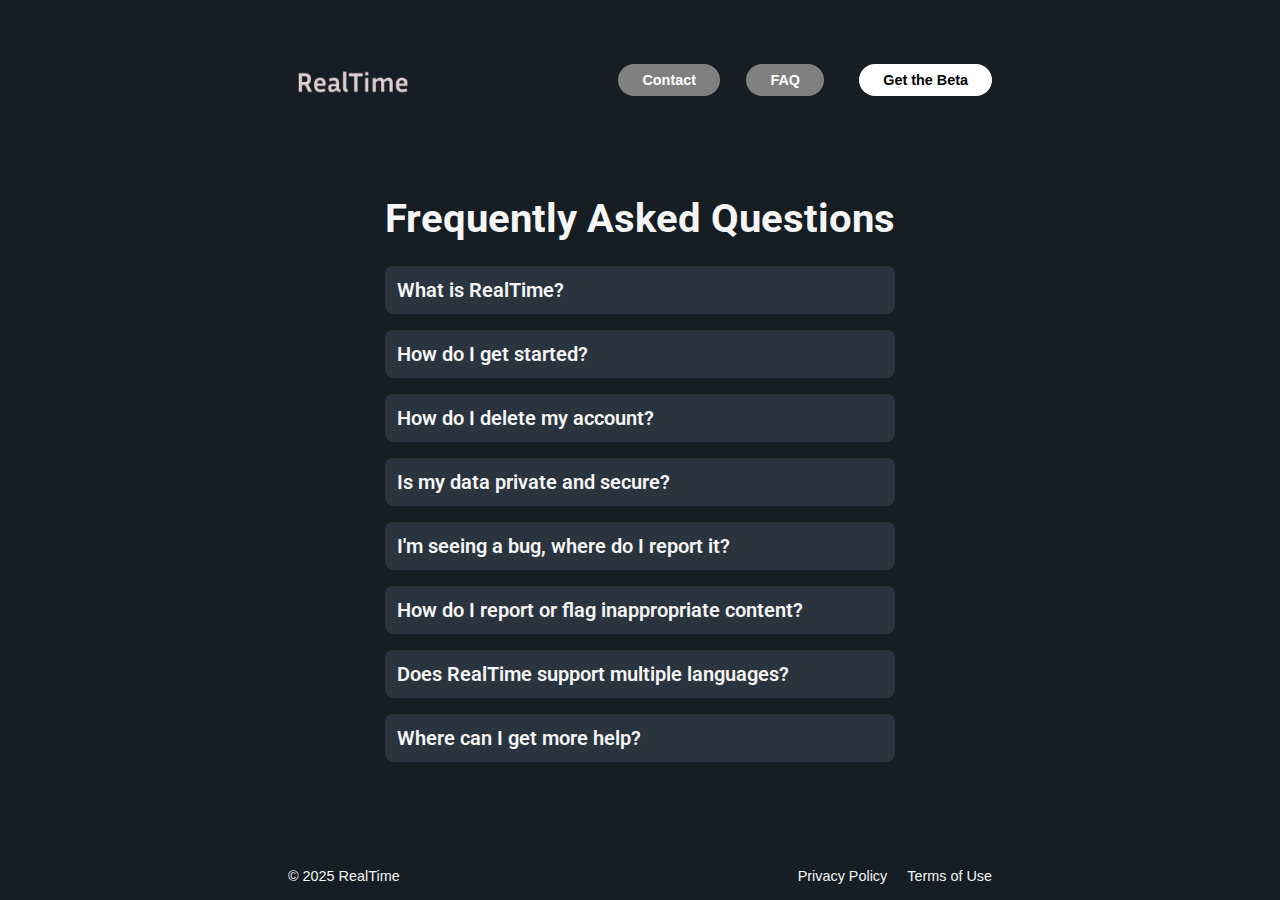
<file: Faq.html>
<!DOCTYPE html>
<html lang="en">
<head>
  <meta charset="UTF-8">
  <meta name="viewport" content="width=device-width, initial-scale=1.0">
  <title>FAQ - RealTime</title>
  <link href="https://fonts.googleapis.com/css2?family=Roboto&display=swap" rel="stylesheet">
  <link rel="stylesheet" href="Faq.css">
  <script>
    document.addEventListener('DOMContentLoaded', () => {
      const faqQuestions = document.querySelectorAll('.faq-question');
      faqQuestions.forEach(question => {
        question.addEventListener('click', () => {
          const faqItem = question.parentElement;
          faqItem.classList.toggle('active');
        });
      });
    });
  </script>
</head>
<body>
  <header class="site-header">
    <div class="header-left">
      <a href="index.html">
        <img src="websiteLogo.png" alt="RealTime logo" class="logo">
      </a>
    </div>
    <a href="Faq.html" class="faq-button">FAQ</a> <!-- Removed target="_blank" and rel="noopener" -->
    <a href="https://testflight.apple.com/join/QnPY1uV3" class="beta-button" target="_blank" rel="noopener">Get the Beta</a>
    <a href="mailto:grantmarcus1994@gmail.com?subject=Support%20Request&body=Hello%20Grant,%0AI%20need%20assistance%20with%20RealTime.%20Please%20help!" class="contact-button" target="_blank" rel="noopener">Contact</a>
  </header>

  <section class="faqs">
    <h1>Frequently Asked Questions</h1>
    <div class="faq-item">
      <div class="faq-question">What is RealTime?</div>
      <div class="faq-answer">RealTime is an app that lets you share genuine moments with loved ones instantly.</div>
    </div>
    <div class="faq-item">
      <div class="faq-question">How do I get started?</div>
      <div class="faq-answer">Download the beta from the link provided and follow the setup instructions.</div>
    </div>
    <div class="faq-item">
      <div class="faq-question">How do I delete my account?</div>
      <div class="faq-answer">Inside the app, navigate to settings in the top right of the Home Tab, scroll down to delete account. Please note that this cannot be undone.</div>
    </div>
    <div class="faq-item">
      <div class="faq-question">Is my data private and secure?</div>
      <div class="faq-answer">Yes, all personal data (names, emails, photos) is stored encrypted in our database and never shared with third parties. We only collect what’s necessary to run the app.</div>
    </div>
    <div class="faq-item">
      <div class="faq-question">I'm seeing a bug, where do I report it?</div>
      <div class="faq-answer">You can send the bug report to our email at grantmarcus1994@gmail.com.</div>
    </div>
    <div class="faq-item">
      <div class="faq-question">How do I report or flag inappropriate content?</div>
      <div class="faq-answer">Under every user-generated content, there is a flag button where you are able to report any inappropriate content.</div>
    </div>
    <div class="faq-item">
      <div class="faq-question">Does RealTime support multiple languages?</div>
      <div class="faq-answer">As of now, RealTime only supports English, but we will add more language support in the future.</div>
    </div>
    <div class="faq-item">
      <div class="faq-question">Where can I get more help?</div>
      <div class="faq-answer">Please navigate to our contact page and send us an email. Please give us 24-48 hours to respond to your inquiry.</div>
    </div>
  </section>

  <footer class="site-footer">
    <div class="footer-left">&copy; 2025 RealTime</div>
    <div class="footer-right">
      <a href="https://www.freeprivacypolicy.com/live/d49f26c8-d0ba-4dbb-a665-c3dbb68e3786">Privacy Policy</a>
      <a href="Terms.html">Terms of Use</a>
    </div>
  </footer>
</body>
</html>
</file>
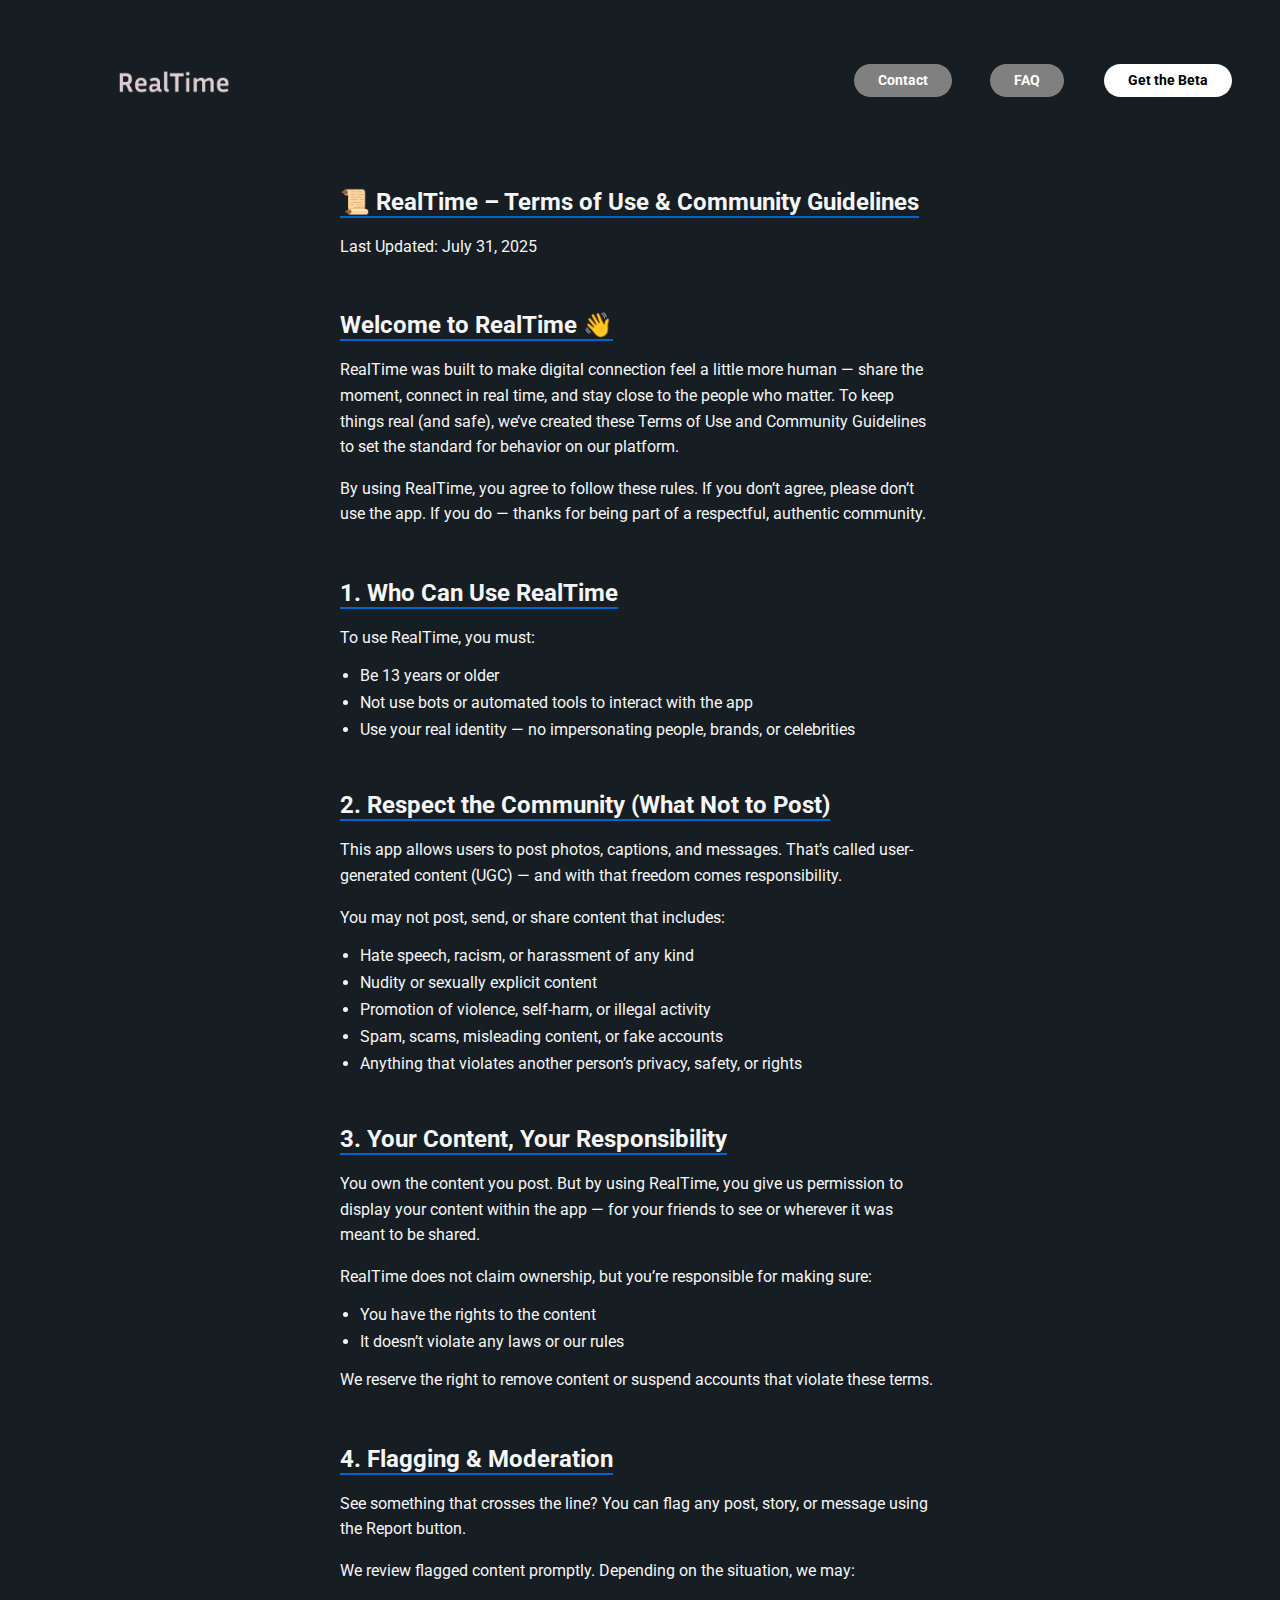
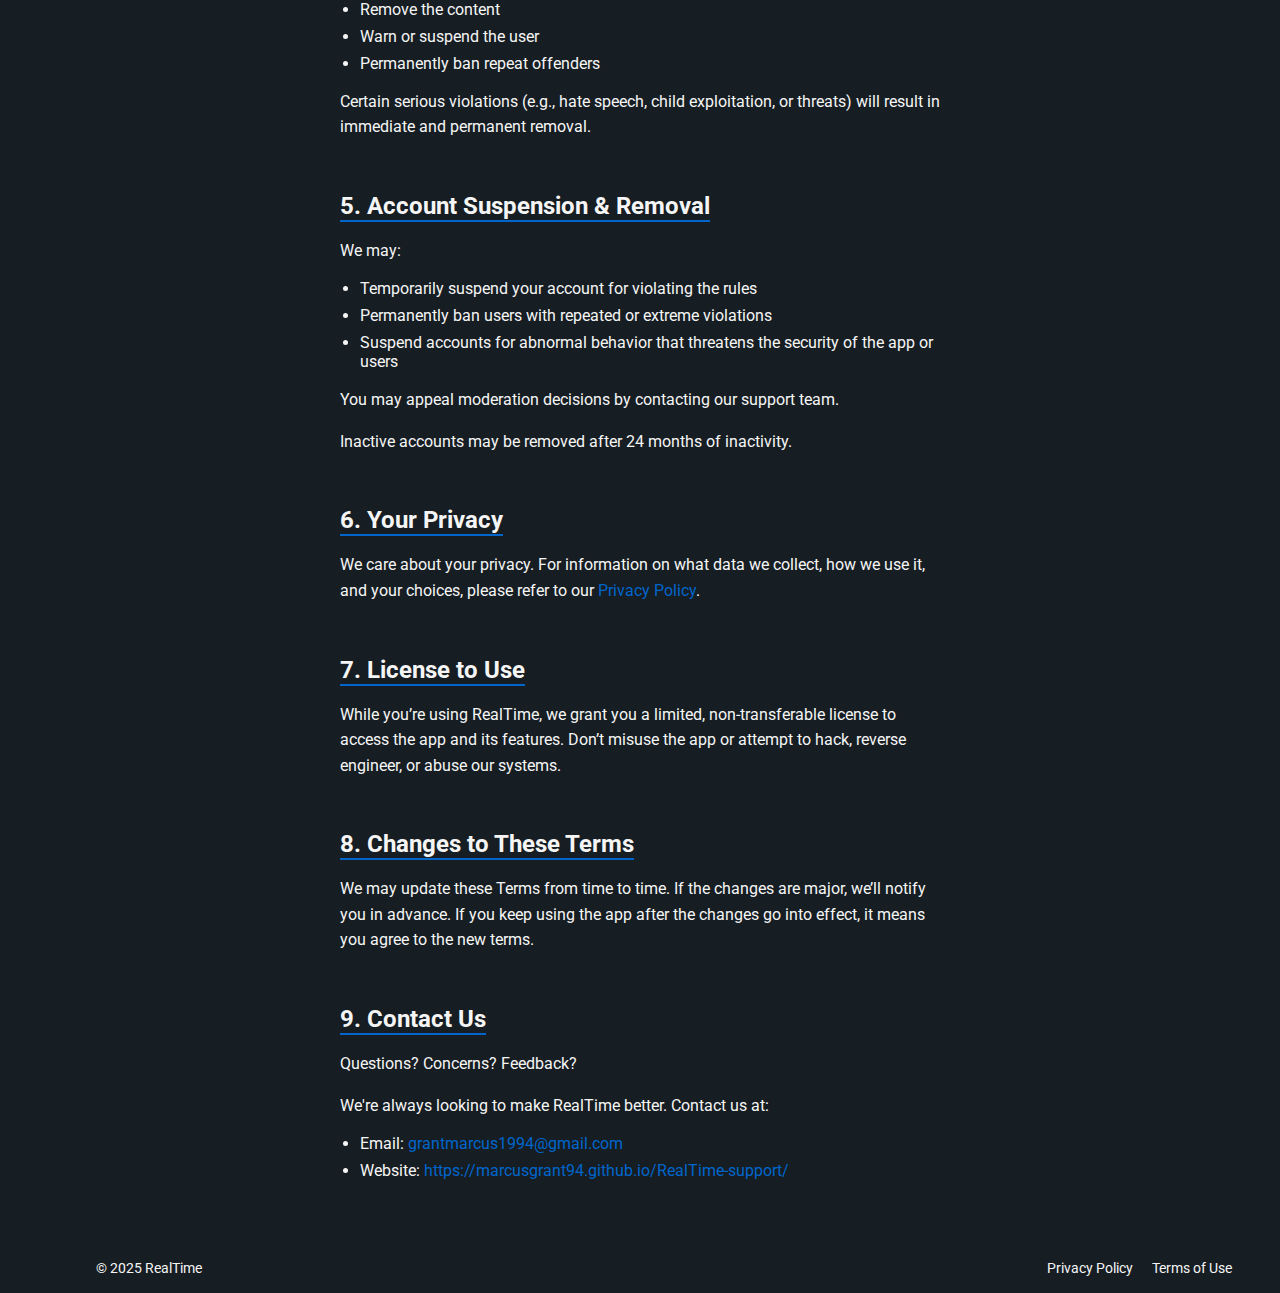
<file: Terms.html>
<!DOCTYPE html>
<html lang="en">
<head>
    <meta charset="UTF-8">
    <meta name="viewport" content="width=device-width, initial-scale=1.0">
    <title>RealTime – Terms of Use & Community Guidelines</title>
    <link href="https://fonts.googleapis.com/css2?family=Roboto&display=swap" rel="stylesheet">
    <link rel="stylesheet" href="Terms.css">
</head>
<body>
    <header class="site-header">
        <div class="header-left">
            <a href="index.html">
                <img src="websiteLogo.png" alt="RealTime logo" class="logo">
            </a>
        </div>
        <a href="Faq.html" class="faq-button">FAQ</a>
        <a href="https://testflight.apple.com/join/QnPY1uV3" class="beta-button" target="_blank" rel="noopener">Get the Beta</a>
        <a href="mailto:grantmarcus1994@gmail.com?subject=Support%20Request&body=Hello%20Grant,%0AI%20need%20assistance%20with%20RealTime.%20Please%20help!" class="contact-button" target="_blank" rel="noopener">Contact</a>
    </header>

    <main class="content">
        <section class="terms-section">
            <h2>📜 RealTime – Terms of Use & Community Guidelines</h2>
            <p>Last Updated: July 31, 2025</p>
        </section>

        <section class="terms-section">
            <h2>Welcome to RealTime 👋</h2>
            <p>
                RealTime was built to make digital connection feel a little more human — share the moment, connect in real time, and stay close to the people who matter. To keep things real (and safe), we’ve created these Terms of Use and Community Guidelines to set the standard for behavior on our platform.
            </p>
            <p>
                By using RealTime, you agree to follow these rules. If you don’t agree, please don’t use the app. If you do — thanks for being part of a respectful, authentic community.
            </p>
        </section>

        <section class="terms-section">
            <h2>1. Who Can Use RealTime</h2>
            <p>To use RealTime, you must:</p>
            <ul>
                <li>Be 13 years or older</li>
                <li>Not use bots or automated tools to interact with the app</li>
                <li>Use your real identity — no impersonating people, brands, or celebrities</li>
            </ul>
        </section>

        <section class="terms-section">
            <h2>2. Respect the Community (What Not to Post)</h2>
            <p>
                This app allows users to post photos, captions, and messages. That’s called user-generated content (UGC) — and with that freedom comes responsibility.
            </p>
            <p>You may not post, send, or share content that includes:</p>
            <ul>
                <li>Hate speech, racism, or harassment of any kind</li>
                <li>Nudity or sexually explicit content</li>
                <li>Promotion of violence, self-harm, or illegal activity</li>
                <li>Spam, scams, misleading content, or fake accounts</li>
                <li>Anything that violates another person’s privacy, safety, or rights</li>
            </ul>
        </section>

        <section class="terms-section">
            <h2>3. Your Content, Your Responsibility</h2>
            <p>
                You own the content you post. But by using RealTime, you give us permission to display your content within the app — for your friends to see or wherever it was meant to be shared.
            </p>
            <p>
                RealTime does not claim ownership, but you’re responsible for making sure:
            </p>
            <ul>
                <li>You have the rights to the content</li>
                <li>It doesn’t violate any laws or our rules</li>
            </ul>
            <p>
                We reserve the right to remove content or suspend accounts that violate these terms.
            </p>
        </section>

        <section class="terms-section">
            <h2>4. Flagging & Moderation</h2>
            <p>
                See something that crosses the line? You can flag any post, story, or message using the Report button.
            </p>
            <p>
                We review flagged content promptly. Depending on the situation, we may:
            </p>
            <ul>
                <li>Remove the content</li>
                <li>Warn or suspend the user</li>
                <li>Permanently ban repeat offenders</li>
            </ul>
            <p>
                Certain serious violations (e.g., hate speech, child exploitation, or threats) will result in immediate and permanent removal.
            </p>
        </section>

        <section class="terms-section">
            <h2>5. Account Suspension & Removal</h2>
            <p>We may:</p>
            <ul>
                <li>Temporarily suspend your account for violating the rules</li>
                <li>Permanently ban users with repeated or extreme violations</li>
                <li>Suspend accounts for abnormal behavior that threatens the security of the app or users</li>
            </ul>
            <p>
                You may appeal moderation decisions by contacting our support team.
            </p>
            <p>
                Inactive accounts may be removed after 24 months of inactivity.
            </p>
        </section>

        <section class="terms-section">
            <h2>6. Your Privacy</h2>
            <p>
                We care about your privacy. For information on what data we collect, how we use it, and your choices, please refer to our <a href="https://www.freeprivacypolicy.com/live/d49f26c8-d0ba-4dbb-a665-c3dbb68e3786">Privacy Policy</a>.
            </p>
        </section>

        <section class="terms-section">
            <h2>7. License to Use</h2>
            <p>
                While you’re using RealTime, we grant you a limited, non-transferable license to access the app and its features. Don’t misuse the app or attempt to hack, reverse engineer, or abuse our systems.
            </p>
        </section>

        <section class="terms-section">
            <h2>8. Changes to These Terms</h2>
            <p>
                We may update these Terms from time to time. If the changes are major, we’ll notify you in advance. If you keep using the app after the changes go into effect, it means you agree to the new terms.
            </p>
        </section>

        <section class="terms-section">
            <h2>9. Contact Us</h2>
            <p>
                Questions? Concerns? Feedback?
            </p>
            <p>
                We're always looking to make RealTime better. Contact us at:
            </p>
            <ul>
                <li>Email: <a href="grantmarcus1994@gmail.com">grantmarcus1994@gmail.com</a></li>
                <li>Website: <a href="https://marcusgrant94.github.io/RealTime-support/">https://marcusgrant94.github.io/RealTime-support/</a></li>
            </ul>
        </section>
    </main>

    <footer class="site-footer">
        <div class="footer-left">&copy; 2025 RealTime</div>
        <div class="footer-right">
            <a href="https://www.freeprivacypolicy.com/live/d49f26c8-d0ba-4dbb-a665-c3dbb68e3786">Privacy Policy</a>
            <a href="Terms.html">Terms of Use</a>
        </div>
    </footer>
</body>
</html>
</file>
<file: Faq.css>
/* Base color: rgb(22,29,35) = #161D23 */
:root {
    --bg-color: #161D23;
    --text-color: #F5F5F5;
    --highlight: #0066CC;
}

html, body {
    margin: 0;
    padding: 0;
    height: 100%;
    font-family: -apple-system, BlinkMacSystemFont, 'Segoe UI', sans-serif;
    background-color: var(--bg-color);
    color: var(--text-color);
}

/* Make the body a column flex container so footer sticks to bottom */
body {
    display: flex;
    flex-direction: column;
    min-height: 100vh;
}

.site-header {
    display: flex;
    justify-content: space-between;
    align-items: center;
    margin-top: 2rem;
    padding: 2rem 16.2rem;
}

.header-left {
    display: flex;
    align-items: center;
    margin-left: 2rem;
}

.site-header .logo {
    width: 125px;
    height: auto;
    margin-right: 1rem;
}

.site-header h1 {
    margin: 0;
    font-size: 1.75rem;
}

.beta-button {
    background-color: #ffffff;
    color: #000000;
    padding: 0.5rem 1.5rem;
    border-radius: 999px;
    text-decoration: none;
    font-weight: bold;
    font-size: 0.9rem;
    position: fixed;
    top: 4rem;
    right: 18rem;
    z-index: 1000;
}

.faq-button {
    background-color: #808080;
    color: white;
    padding: 0.5rem 1.5rem;
    border-radius: 999px;
    text-decoration: none;
    font-weight: bold;
    font-size: 0.9rem;
    position: fixed;
    top: 4rem;
    right: 28.5rem;
    z-index: 1000;
}

.contact-button {
    background-color: #808080;
    color: white;
    padding: 0.5rem 1.5rem;
    border-radius: 999px;
    text-decoration: none;
    font-weight: bold;
    font-size: 0.9rem;
    position: fixed;
    top: 4rem;
    right: 35rem;
    z-index: 1000;
}

/* Main FAQ container */
.faqs {
    max-width: 800px;
    margin: 2rem auto;
    padding: 0 1rem;
    flex: 1; /* Push footer down */
}

/* Page title */
.faqs h1 {
    color: var(--text-color);
    font-size: 2.5rem;
    margin-bottom: 1.5rem;
    text-align: center;
    font-family: 'Roboto', sans-serif;
}

/* FAQ dropdown styling */
.faqs .faq-item {
    margin-bottom: 1rem;
}

.faqs .faq-question {
    font-size: 1.25rem;
    font-weight: 600;
    font-family: 'Roboto', sans-serif;
    padding: 0.75rem;
    background-color: #2a343f; /* Slightly lighter than bg-color for contrast */
    border-radius: 8px;
    cursor: pointer;
    transition: background-color 0.3s ease;
}

.faqs .faq-question:hover {
    background-color: #3a454f; /* Darker on hover */
}

.faqs .faq-answer {
    font-size: 1rem;
    font-family: 'Roboto', sans-serif;
    padding: 0.75rem 1rem 0.75rem 1.5rem;
    background-color: #1e252c; /* Subtle contrast for answer */
    border-bottom-left-radius: 8px;
    border-bottom-right-radius: 8px;
    display: none; /* Hidden by default */
    line-height: 1.6;
    color: var(--text-color);
}

.faqs .faq-answer a {
    color: var(--highlight);
    text-decoration: none;
}

.faqs .faq-answer a:hover {
    text-decoration: underline;
}

/* Show answer when active */
.faqs .faq-item.active .faq-answer {
    display: block;
}

a {
    color: var(--highlight);
    text-decoration: none;
}

a:hover {
    text-decoration: underline;
}

.site-footer {
    display: flex;
    justify-content: space-between;
    align-items: center;
    padding: 1rem 16rem;
    margin-top: auto;
    font-size: 0.9rem;
}

.footer-left {
    margin-left: 2rem;
}

.footer-right {
    margin-right: 2rem;
}

.site-footer a {
    color: var(--text-color);
    text-decoration: none;
    margin-left: 1rem;
}

.site-footer a:first-child {
    margin-left: 0;
}
</file>
<file: Terms.css>
:root {
    --bg-color: #161D23;
    --text-color: #F5F5F5;
    --highlight: #0066CC;
}

html, body {
    margin: 0;
    padding: 0;
    height: 100%;
    font-family: 'Roboto', -apple-system, BlinkMacSystemFont, 'Segoe UI', sans-serif;
    background-color: var(--bg-color);
    color: var(--text-color);
}

body {
    display: flex;
    flex-direction: column;
    min-height: 100vh;
    position: relative;
}

/* Page transition animation */
.page {
    animation: fadeIn 0.5s ease-in-out;
}

@keyframes fadeIn {
    from { opacity: 0; }
    to { opacity: 1; }
}

@keyframes fadeOut {
    from { opacity: 1; }
    to { opacity: 0; }
}

body.fade-out {
    animation: fadeOut 0.5s ease-in-out;
    animation-fill-mode: forwards;
}

.site-header {
    display: flex;
    justify-content: space-between;
    align-items: center;
    margin-top: 2rem;
    padding: 2rem 5rem;
    position: relative;
    z-index: 1000;
}

.header-left {
    display: flex;
    align-items: center;
    margin-left: 2rem;
}

.site-header .logo {
    width: 125px;
    height: auto;
    margin-right: 1rem;
}

.beta-button {
    background-color: #ffffff;
    color: #000000;
    padding: 0.5rem 1.5rem;
    border-radius: 999px;
    text-decoration: none;
    font-weight: bold;
    font-size: 0.9rem;
    position: fixed;
    top: 4rem;
    right: 3rem;
    z-index: 1000;
}

.faq-button {
    background-color: #808080;
    color: white;
    padding: 0.5rem 1.5rem;
    border-radius: 999px;
    text-decoration: none;
    font-weight: bold;
    font-size: 0.9rem;
    position: fixed;
    top: 4rem;
    right: 13.5rem;
    z-index: 1000;
}

.contact-button {
    background-color: #808080;
    color: white;
    padding: 0.5rem 1.5rem;
    border-radius: 999px;
    text-decoration: none;
    font-weight: bold;
    font-size: 0.9rem;
    position: fixed;
    top: 4rem;
    right: 20.5rem;
    z-index: 1000;
}

.content {
    max-width: 600px;
    margin: 2rem auto;
    padding: 0 1rem;
    flex: 1;
}

.terms-section {
    margin-bottom: 2rem;
}

.terms-section h2 {
    font-size: 1.5rem;
    margin-bottom: 0.5rem;
    border-bottom: 2px solid var(--highlight);
    display: inline-block;
}

.terms-section p {
    line-height: 1.6;
    margin: 0.5rem 0 1rem;
}

.terms-section ul {
    list-style-type: disc;
    padding-left: 20px;
    margin: 0.5rem 0 1rem;
}

.terms-section ul li {
    margin-bottom: 0.5rem;
}

.terms-section a {
    color: var(--highlight);
    text-decoration: none;
}

.terms-section a:hover {
    text-decoration: underline;
}

.site-footer {
    display: flex;
    justify-content: space-between;
    align-items: center;
    padding: 1rem 16rem;
    margin-top: auto;
    font-size: 0.9rem;
}

.footer-left {
    margin-left: -10rem;
}

.footer-right {
    margin-right: -13rem;
}

.site-footer a {
    color: var(--text-color);
    text-decoration: none;
    margin-left: 1rem;
}

.site-footer a:first-child {
    margin-left: 0;
}

/* Media Queries for Smaller Screens */
@media (max-width: 1024px) {
    .site-header {
        padding: 2rem;
    }
    .site-footer {
        padding: 1rem 5rem;
    }
    .footer-left {
        margin-left: 0;
    }
    .footer-right {
        margin-right: 0;
    }
}

@media (max-width: 768px) {
    .site-header {
        flex-direction: column;
        padding: 1rem;
        margin-top: 1rem;
    }
    .header-left {
        margin: 0 0 1rem 0;
    }
    .beta-button, .faq-button, .contact-button {
        position: static;
        margin: 0.5rem 0;
        right: auto;
        top: auto;
    }
    .content {
        margin: 1rem auto;
    }
    .site-footer {
        flex-direction: column;
        padding: 1rem;
        text-align: center;
    }
    .footer-left, .footer-right {
        margin: 0.5rem 0;
    }
}

@media (max-width: 480px) {
    .site-header {
        padding: 1rem;
    }
    .site-header .logo {
        width: 100px;
    }
    .beta-button, .faq-button, .contact-button {
        padding: 0.4rem 1rem;
        font-size: 0.8rem;
    }
    .content {
        padding: 0 0.5rem;
    }
    .terms-section h2 {
        font-size: 1.2rem;
    }
    .terms-section p {
        font-size: 0.9rem;
    }
    .site-footer {
        padding: 0.5rem;
    }
}
</file>
